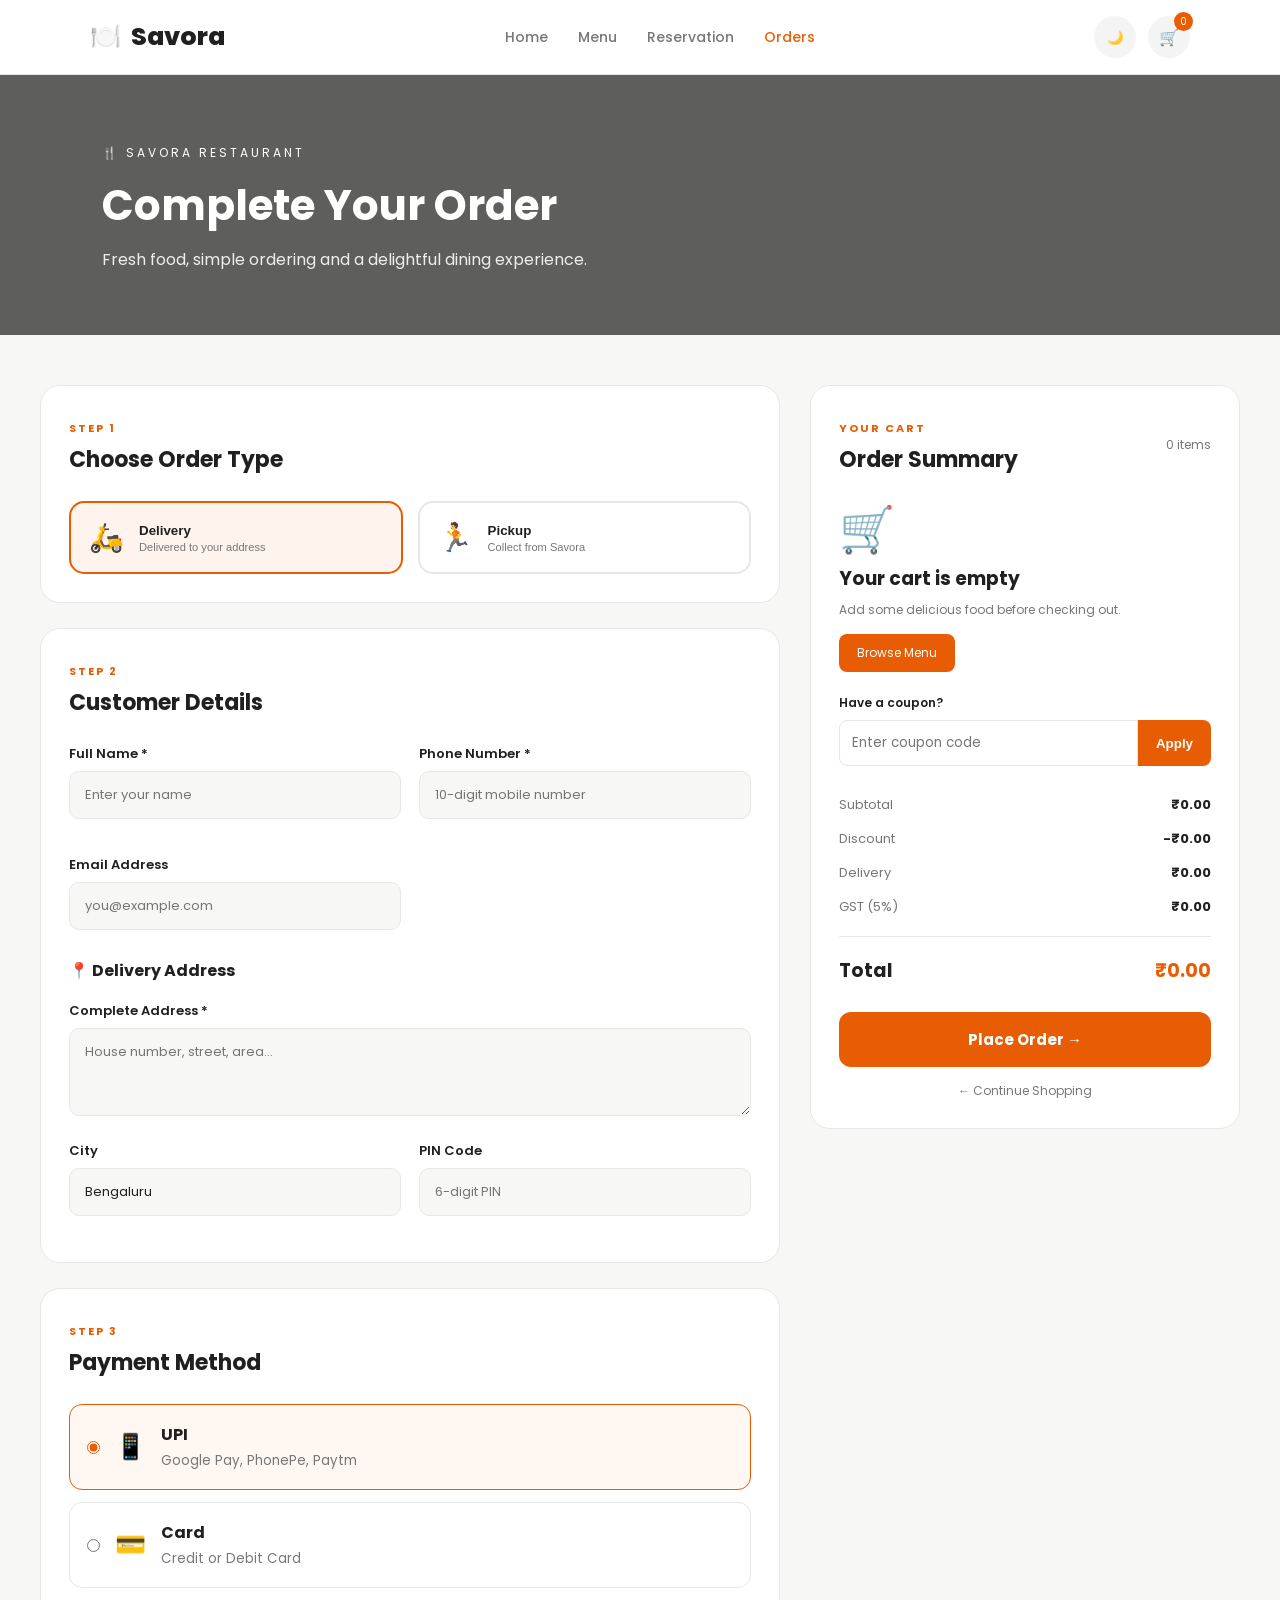
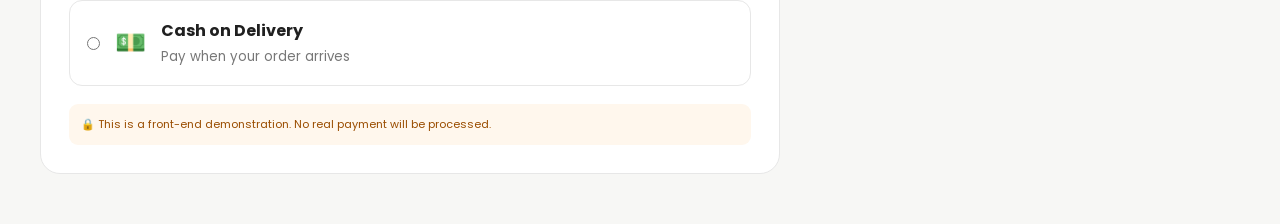
<file: checkout.html>
<!DOCTYPE html>
<html lang="en">
<head>
    <meta charset="UTF-8">
    <meta name="viewport" content="width=device-width, initial-scale=1.0">

    <title>Checkout | Savora</title>

    <link rel="preconnect" href="https://fonts.googleapis.com">
    <link rel="preconnect" href="https://fonts.gstatic.com" crossorigin>
    <link href="https://fonts.googleapis.com/css2?family=Poppins:wght@300;400;500;600;700;800&display=swap" rel="stylesheet">

    <link rel="stylesheet" href="css/checkout.css">
</head>

<body>

<header class="navbar">

    <a href="index.html" class="logo">
        <span>🍽️</span> Savora
    </a>

    <nav>
        <a href="index.html">Home</a>
        <a href="menu.html">Menu</a>
        <a href="reservation.html">Reservation</a>
        <a href="checkout.html" class="active">Orders</a>
    </nav>

    <div class="nav-actions">
        <button id="themeToggle" class="icon-btn">🌙</button>

        <a href="menu.html" class="cart-btn">
            🛒 <span id="cartCount">0</span>
        </a>
    </div>

</header>


<section class="checkout-hero">

    <div class="hero-content">
        <span>🍴 SAVORA RESTAURANT</span>
        <h1>Complete Your Order</h1>
        <p>Fresh food, simple ordering and a delightful dining experience.</p>
    </div>

</section>


<main class="checkout-container">

    <div class="checkout-main">

        <!-- ORDER TYPE -->

        <section class="checkout-card">

            <div class="section-title">
                <div>
                    <span class="small-label">STEP 1</span>
                    <h2>Choose Order Type</h2>
                </div>
            </div>

            <div class="order-type">

                <button class="type-btn active" data-type="delivery">
                    <span class="type-icon">🛵</span>
                    <div>
                        <strong>Delivery</strong>
                        <small>Delivered to your address</small>
                    </div>
                </button>

                <button class="type-btn" data-type="pickup">
                    <span class="type-icon">🏃</span>
                    <div>
                        <strong>Pickup</strong>
                        <small>Collect from Savora</small>
                    </div>
                </button>

            </div>

        </section>


        <!-- CUSTOMER DETAILS -->

        <section class="checkout-card">

            <div class="section-title">
                <div>
                    <span class="small-label">STEP 2</span>
                    <h2>Customer Details</h2>
                </div>
            </div>

            <form id="checkoutForm">

                <div class="form-grid">

                    <div class="input-group">
                        <label>Full Name *</label>
                        <input
                            type="text"
                            id="customerName"
                            placeholder="Enter your name"
                            required
                        >
                    </div>

                    <div class="input-group">
                        <label>Phone Number *</label>
                        <input
                            type="tel"
                            id="customerPhone"
                            placeholder="10-digit mobile number"
                            pattern="[0-9]{10}"
                            required
                        >
                    </div>

                    <div class="input-group">
                        <label>Email Address</label>
                        <input
                            type="email"
                            id="customerEmail"
                            placeholder="you@example.com"
                        >
                    </div>

                </div>


                <div id="deliveryAddress">

                    <div class="address-heading">
                        <h3>📍 Delivery Address</h3>
                    </div>

                    <div class="input-group">
                        <label>Complete Address *</label>
                        <textarea
                            id="address"
                            rows="3"
                            placeholder="House number, street, area..."
                        ></textarea>
                    </div>

                    <div class="form-grid">

                        <div class="input-group">
                            <label>City</label>
                            <input
                                type="text"
                                id="city"
                                value="Bengaluru"
                            >
                        </div>

                        <div class="input-group">
                            <label>PIN Code</label>
                            <input
                                type="text"
                                id="pincode"
                                placeholder="6-digit PIN"
                            >
                        </div>

                    </div>

                </div>

            </form>

        </section>


        <!-- PAYMENT -->

        <section class="checkout-card">

            <div class="section-title">

                <div>
                    <span class="small-label">STEP 3</span>
                    <h2>Payment Method</h2>
                </div>

            </div>

            <div class="payment-methods">

                <label class="payment-option active">

                    <input
                        type="radio"
                        name="payment"
                        value="UPI"
                        checked
                    >

                    <span class="payment-icon">📱</span>

                    <div>
                        <strong>UPI</strong>
                        <small>Google Pay, PhonePe, Paytm</small>
                    </div>

                </label>


                <label class="payment-option">

                    <input
                        type="radio"
                        name="payment"
                        value="Card"
                    >

                    <span class="payment-icon">💳</span>

                    <div>
                        <strong>Card</strong>
                        <small>Credit or Debit Card</small>
                    </div>

                </label>


                <label class="payment-option">

                    <input
                        type="radio"
                        name="payment"
                        value="Cash on Delivery"
                    >

                    <span class="payment-icon">💵</span>

                    <div>
                        <strong>Cash on Delivery</strong>
                        <small>Pay when your order arrives</small>
                    </div>

                </label>

            </div>

            <p class="demo-note">
                🔒 This is a front-end demonstration. No real payment will be processed.
            </p>

        </section>

    </div>


    <!-- ORDER SUMMARY -->

    <aside class="order-summary">

        <div class="summary-header">
            <div>
                <span class="small-label">YOUR CART</span>
                <h2>Order Summary</h2>
            </div>

            <span id="summaryItemCount">0 items</span>
        </div>


        <div id="cartItems" class="cart-items">
            <!-- Cart items inserted by JavaScript -->
        </div>


        <!-- COUPON -->

        <div class="coupon-box">

            <label>Have a coupon?</label>

            <div class="coupon-input">

                <input
                    type="text"
                    id="couponCode"
                    placeholder="Enter coupon code"
                >

                <button id="applyCoupon">Apply</button>

            </div>

            <p id="couponMessage"></p>

        </div>


        <!-- TOTAL -->

        <div class="price-summary">

            <div>
                <span>Subtotal</span>
                <strong id="subtotal">₹0.00</strong>
            </div>

            <div>
                <span>Discount</span>
                <strong id="discount">-₹0.00</strong>
            </div>

            <div>
                <span>Delivery</span>
                <strong id="deliveryCharge">₹40.00</strong>
            </div>

            <div>
                <span>GST (5%)</span>
                <strong id="gst">₹0.00</strong>
            </div>

            <hr>

            <div class="grand-total">
                <span>Total</span>
                <strong id="grandTotal">₹0.00</strong>
            </div>

        </div>


        <button id="placeOrderBtn" class="place-order-btn">
            Place Order →
        </button>

        <a href="menu.html" class="continue-shopping">
            ← Continue Shopping
        </a>

    </aside>

</main>


<!-- SUCCESS MODAL -->

<div id="successOverlay" class="modal-overlay">

    <div class="success-modal">

        <div class="success-icon">
            ✓
        </div>

        <span class="success-label">ORDER CONFIRMED</span>

        <h2>Thank You!</h2>

        <p>Your order has been successfully placed.</p>

        <div class="order-id-box">

            <span>ORDER ID</span>

            <strong id="generatedOrderId">
                SAV-ORD-000000
            </strong>

        </div>

        <div class="success-details">

            <div>
                <span>Total Amount</span>
                <strong id="successTotal">₹0.00</strong>
            </div>

            <div>
                <span>Payment</span>
                <strong id="successPayment">UPI</strong>
            </div>

        </div>

        <button
            id="continueBtn"
            class="success-btn"
        >
            Continue to Menu
        </button>

    </div>

</div>


<div id="toast" class="toast"></div>


<script src="js/checkout.js"></script>

</body>
</html>
</file>
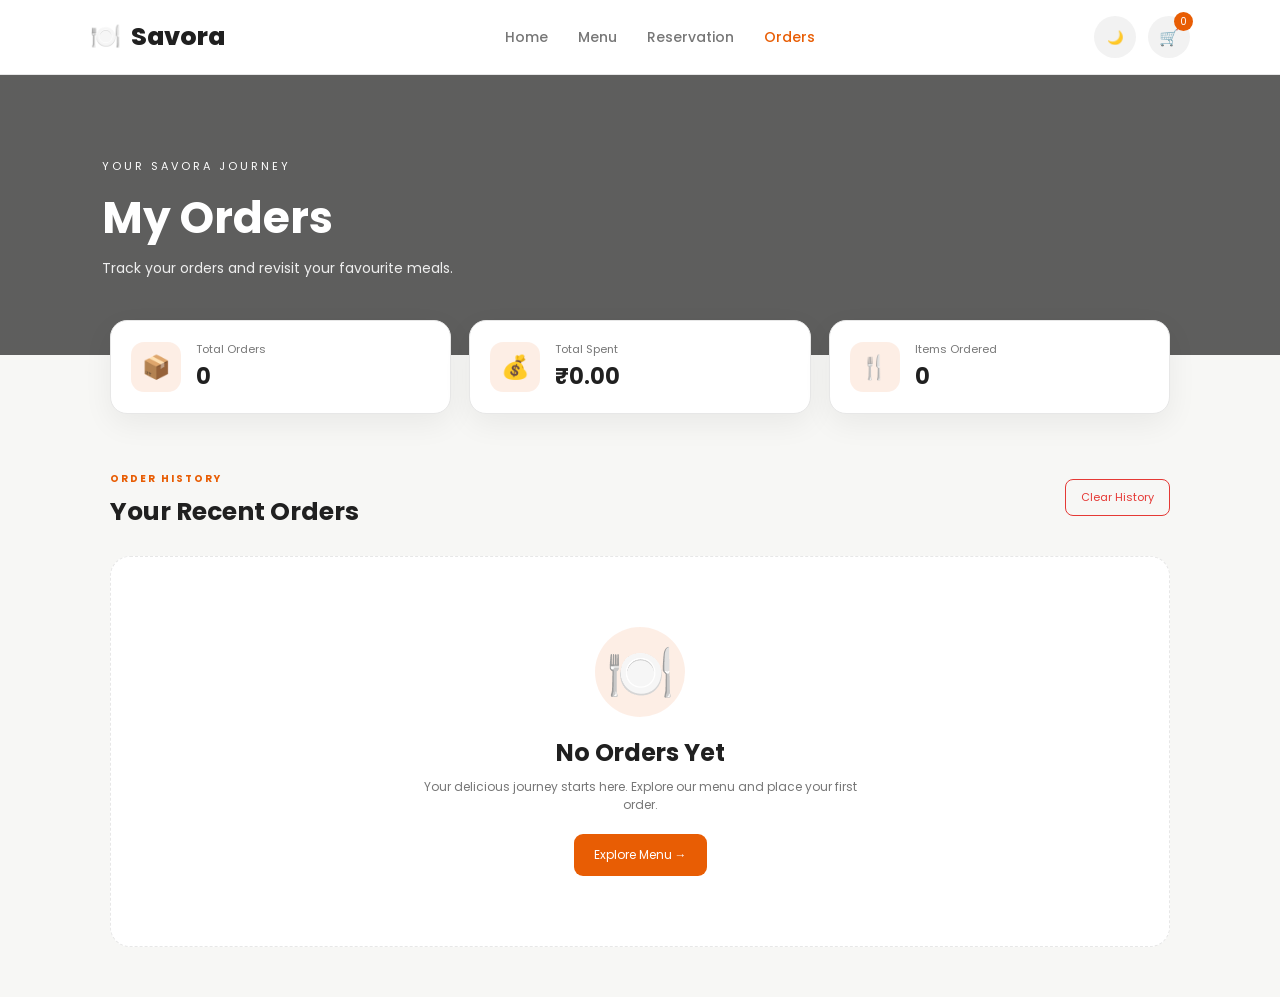
<file: orders.html>
<!DOCTYPE html>
<html lang="en">
<head>
    <meta charset="UTF-8">
    <meta name="viewport" content="width=device-width, initial-scale=1.0">

    <title>My Orders | Savora</title>

    <link rel="preconnect" href="https://fonts.googleapis.com">
    <link rel="preconnect" href="https://fonts.gstatic.com" crossorigin>

    <link
        href="https://fonts.googleapis.com/css2?family=Poppins:wght@300;400;500;600;700;800&display=swap"
        rel="stylesheet"
    >

    <link rel="stylesheet" href="css/orders.css">
</head>

<body>

<header class="navbar">

    <a href="index.html" class="logo">
        <span>🍽️</span> Savora
    </a>

    <nav>
        <a href="index.html">Home</a>
        <a href="menu.html">Menu</a>
        <a href="reservation.html">Reservation</a>
        <a href="orders.html" class="active">Orders</a>
    </nav>

    <div class="nav-actions">

        <button id="themeToggle" class="icon-btn">
            🌙
        </button>

        <a href="menu.html" class="cart-btn">
            🛒
            <span id="cartCount">0</span>
        </a>

    </div>

</header>


<!-- HERO -->

<section class="orders-hero">

    <div class="hero-content">

        <span>YOUR SAVORA JOURNEY</span>

        <h1>My Orders</h1>

        <p>
            Track your orders and revisit your favourite meals.
        </p>

    </div>

</section>


<!-- STATISTICS -->

<section class="order-stats">

    <div class="stat-card">

        <div class="stat-icon">📦</div>

        <div>
            <span>Total Orders</span>
            <strong id="totalOrders">0</strong>
        </div>

    </div>


    <div class="stat-card">

        <div class="stat-icon">💰</div>

        <div>
            <span>Total Spent</span>
            <strong id="totalSpent">₹0</strong>
        </div>

    </div>


    <div class="stat-card">

        <div class="stat-icon">🍴</div>

        <div>
            <span>Items Ordered</span>
            <strong id="totalItems">0</strong>
        </div>

    </div>

</section>


<!-- ORDERS -->

<main class="orders-container">

    <div class="orders-heading">

        <div>

            <span class="small-label">
                ORDER HISTORY
            </span>

            <h2>Your Recent Orders</h2>

        </div>


        <button id="clearOrders" class="clear-btn">
            Clear History
        </button>

    </div>


    <div id="ordersList">

        <!-- Orders generated by JavaScript -->

    </div>


    <!-- EMPTY STATE -->

    <div id="emptyOrders" class="empty-orders">

        <div class="empty-icon">
            🍽️
        </div>

        <h2>No Orders Yet</h2>

        <p>
            Your delicious journey starts here.
            Explore our menu and place your first order.
        </p>

        <a href="menu.html" class="browse-btn">
            Explore Menu →
        </a>

    </div>

</main>


<!-- ORDER DETAILS MODAL -->

<div id="orderModal" class="modal-overlay">

    <div class="order-modal">

        <button
            id="closeModal"
            class="close-modal"
        >
            ×
        </button>


        <div class="modal-top">

            <div class="modal-check">
                ✓
            </div>

            <div>

                <span class="small-label">
                    ORDER DETAILS
                </span>

                <h2 id="modalOrderId">
                    SAV-ORD-000000
                </h2>

            </div>

        </div>


        <div class="modal-info">

            <div>
                <span>Date</span>
                <strong id="modalDate">-</strong>
            </div>

            <div>
                <span>Order Type</span>
                <strong id="modalType">-</strong>
            </div>

            <div>
                <span>Payment</span>
                <strong id="modalPayment">-</strong>
            </div>

            <div>
                <span>Total</span>
                <strong id="modalTotal">₹0</strong>
            </div>

        </div>


        <h3 class="modal-section-title">
            Items
        </h3>

        <div id="modalItems" class="modal-items">

        </div>


        <div class="modal-total">

            <span>Grand Total</span>

            <strong id="modalGrandTotal">
                ₹0
            </strong>

        </div>

    </div>

</div>


<div id="toast" class="toast"></div>


<script src="js/orders.js"></script>

</body>
</html>
</file>
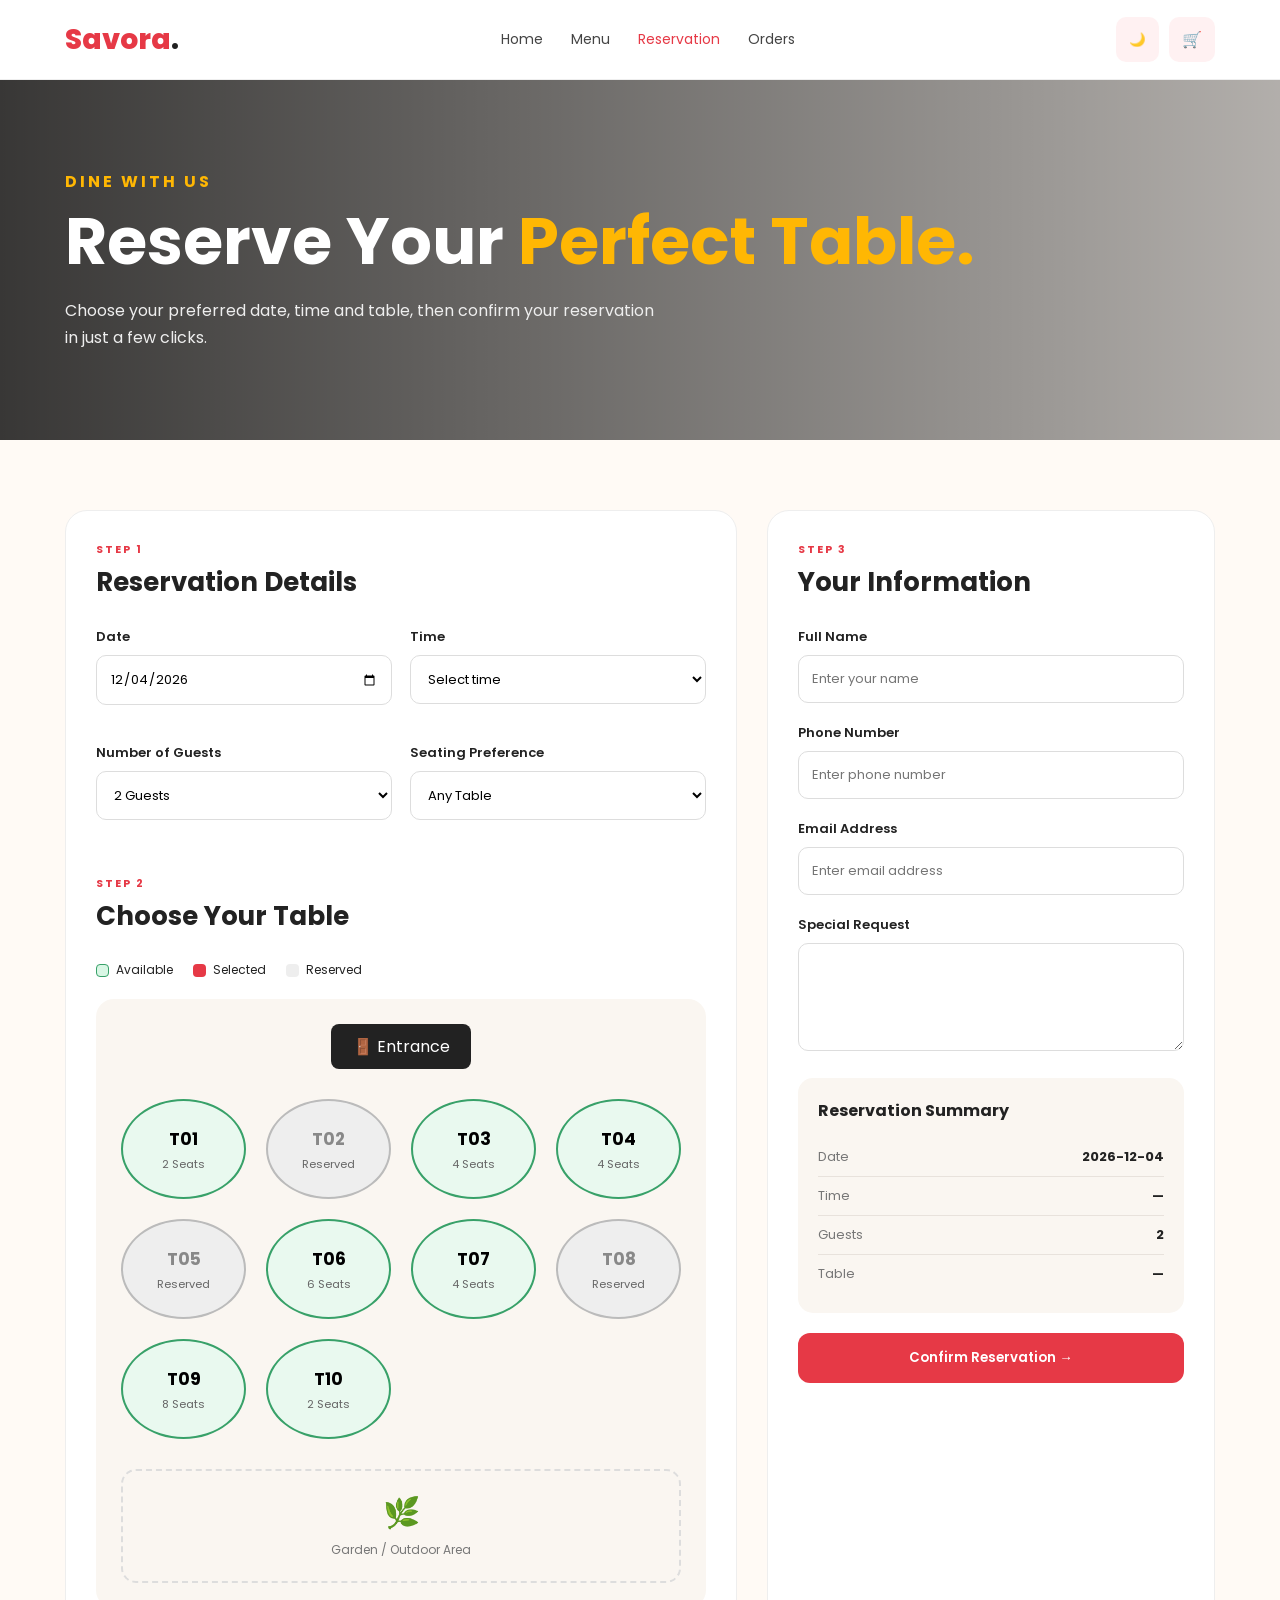
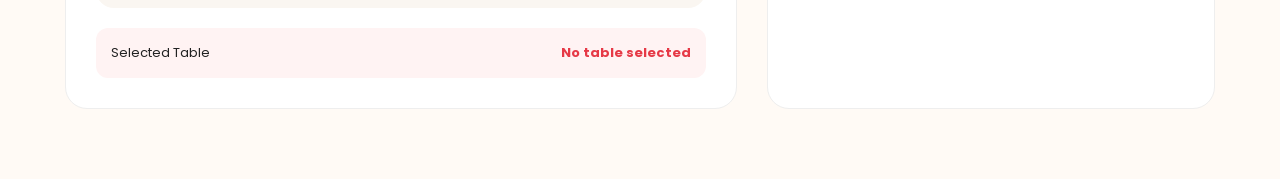
<file: reservation.html>
<!DOCTYPE html>
<html lang="en">

<head>
    <meta charset="UTF-8">
    <meta name="viewport" content="width=device-width, initial-scale=1.0">

    <title>Savora | Table Reservation</title>

    <link rel="preconnect" href="https://fonts.googleapis.com">
    <link rel="preconnect" href="https://fonts.gstatic.com" crossorigin>

    <link
        href="https://fonts.googleapis.com/css2?family=Poppins:wght@300;400;500;600;700;800&display=swap"
        rel="stylesheet">

    <link rel="stylesheet" href="css/reservation.css">
</head>

<body>

    <!-- NAVBAR -->

    <header class="navbar">

        <div class="nav-container">

            <a href="index.html" class="logo">
                Savora<span>.</span>
            </a>

            <nav>
                <a href="index.html">Home</a>
                <a href="menu.html">Menu</a>
                <a href="reservation.html" class="active">
                    Reservation
                </a>
                <a href="orders.html">Orders</a>
            </nav>

            <div class="nav-actions">

                <button
                    class="theme-btn"
                    onclick="toggleTheme()">
                    🌙
                </button>

                <a href="menu.html" class="cart-link">
                    🛒
                </a>

            </div>

        </div>

    </header>


    <!-- PAGE HEADER -->

    <section class="page-header">

        <div class="header-content">

            <p class="eyebrow">
                DINE WITH US
            </p>

            <h1>
                Reserve Your
                <span>Perfect Table.</span>
            </h1>

            <p>
                Choose your preferred date, time and table,
                then confirm your reservation in just a few clicks.
            </p>

        </div>

    </section>


    <!-- RESERVATION -->

    <main class="reservation-container">

        <!-- LEFT SIDE -->

        <section class="reservation-card">

            <div class="section-title">

                <p>STEP 1</p>

                <h2>
                    Reservation Details
                </h2>

            </div>


            <div class="form-grid">

                <div class="form-group">

                    <label for="reservationDate">
                        Date
                    </label>

                    <input
                        type="date"
                        id="reservationDate"
                        required>

                </div>


                <div class="form-group">

                    <label for="reservationTime">
                        Time
                    </label>

                    <select id="reservationTime">

                        <option value="">
                            Select time
                        </option>

                        <option>12:00 PM</option>
                        <option>12:30 PM</option>
                        <option>01:00 PM</option>
                        <option>01:30 PM</option>

                        <option>07:00 PM</option>
                        <option>07:30 PM</option>
                        <option>08:00 PM</option>
                        <option>08:30 PM</option>
                        <option>09:00 PM</option>
                        <option>09:30 PM</option>

                    </select>

                </div>


                <div class="form-group">

                    <label for="guestCount">
                        Number of Guests
                    </label>

                    <select id="guestCount">

                        <option value="1">
                            1 Guest
                        </option>

                        <option value="2" selected>
                            2 Guests
                        </option>

                        <option value="3">
                            3 Guests
                        </option>

                        <option value="4">
                            4 Guests
                        </option>

                        <option value="5">
                            5 Guests
                        </option>

                        <option value="6">
                            6 Guests
                        </option>

                        <option value="8">
                            8 Guests
                        </option>

                    </select>

                </div>


                <div class="form-group">

                    <label>
                        Seating Preference
                    </label>

                    <select id="seatingPreference">

                        <option>
                            Any Table
                        </option>

                        <option>
                            Window Side
                        </option>

                        <option>
                            Indoor
                        </option>

                        <option>
                            Outdoor
                        </option>

                        <option>
                            Private
                        </option>

                    </select>

                </div>

            </div>


            <!-- TABLE SELECTION -->

            <div class="table-section">

                <div class="section-title">

                    <p>STEP 2</p>

                    <h2>
                        Choose Your Table
                    </h2>

                </div>


                <div class="table-legend">

                    <span>
                        <i class="available"></i>
                        Available
                    </span>

                    <span>
                        <i class="selected"></i>
                        Selected
                    </span>

                    <span>
                        <i class="reserved"></i>
                        Reserved
                    </span>

                </div>


                <div class="restaurant-layout">

                    <div class="entrance">
                        🚪 Entrance
                    </div>


                    <div class="table-grid">

                        <button
                            class="restaurant-table available-table"
                            data-table="T01"
                            data-seats="2"
                            onclick="selectTable(this)">

                            <strong>
                                T01
                            </strong>

                            <small>
                                2 Seats
                            </small>

                        </button>


                        <button
                            class="restaurant-table reserved-table"
                            data-table="T02"
                            data-seats="2"
                            disabled>

                            <strong>
                                T02
                            </strong>

                            <small>
                                Reserved
                            </small>

                        </button>


                        <button
                            class="restaurant-table available-table"
                            data-table="T03"
                            data-seats="4"
                            onclick="selectTable(this)">

                            <strong>
                                T03
                            </strong>

                            <small>
                                4 Seats
                            </small>

                        </button>


                        <button
                            class="restaurant-table available-table"
                            data-table="T04"
                            data-seats="4"
                            onclick="selectTable(this)">

                            <strong>
                                T04
                            </strong>

                            <small>
                                4 Seats
                            </small>

                        </button>


                        <button
                            class="restaurant-table reserved-table"
                            data-table="T05"
                            data-seats="6"
                            disabled>

                            <strong>
                                T05
                            </strong>

                            <small>
                                Reserved
                            </small>

                        </button>


                        <button
                            class="restaurant-table available-table"
                            data-table="T06"
                            data-seats="6"
                            onclick="selectTable(this)">

                            <strong>
                                T06
                            </strong>

                            <small>
                                6 Seats
                            </small>

                        </button>


                        <button
                            class="restaurant-table available-table"
                            data-table="T07"
                            data-seats="4"
                            onclick="selectTable(this)">

                            <strong>
                                T07
                            </strong>

                            <small>
                                4 Seats
                            </small>

                        </button>


                        <button
                            class="restaurant-table reserved-table"
                            data-table="T08"
                            data-seats="2"
                            disabled>

                            <strong>
                                T08
                            </strong>

                            <small>
                                Reserved
                            </small>

                        </button>


                        <button
                            class="restaurant-table available-table"
                            data-table="T09"
                            data-seats="8"
                            onclick="selectTable(this)">

                            <strong>
                                T09
                            </strong>

                            <small>
                                8 Seats
                            </small>

                        </button>


                        <button
                            class="restaurant-table available-table"
                            data-table="T10"
                            data-seats="2"
                            onclick="selectTable(this)">

                            <strong>
                                T10
                            </strong>

                            <small>
                                2 Seats
                            </small>

                        </button>

                    </div>


                    <div class="restaurant-feature">

                        <div>
                            🌿
                        </div>

                        <span>
                            Garden / Outdoor Area
                        </span>

                    </div>

                </div>


                <div class="selected-table">

                    <span>
                        Selected Table
                    </span>

                    <strong id="selectedTableText">
                        No table selected
                    </strong>

                </div>

            </div>

        </section>


        <!-- RIGHT SIDE -->

        <aside class="guest-card">

            <div class="section-title">

                <p>STEP 3</p>

                <h2>
                    Your Information
                </h2>

            </div>


            <form id="reservationForm">

                <div class="form-group">

                    <label for="guestName">
                        Full Name
                    </label>

                    <input
                        type="text"
                        id="guestName"
                        placeholder="Enter your name"
                        required>

                </div>


                <div class="form-group">

                    <label for="guestPhone">
                        Phone Number
                    </label>

                    <input
                        type="tel"
                        id="guestPhone"
                        placeholder="Enter phone number"
                        required>

                </div>


                <div class="form-group">

                    <label for="guestEmail">
                        Email Address
                    </label>

                    <input
                        type="email"
                        id="guestEmail"
                        placeholder="Enter email address">

                </div>


                <div class="form-group">

                    <label for="specialRequest">
                        Special Request
                    </label>

                    <textarea
                        id="specialRequest"
                        rows="4"
                        placeholder="Birthday, anniversary, window seat, etc.">
                    </textarea>

                </div>


                <div class="reservation-summary">

                    <h3>
                        Reservation Summary
                    </h3>

                    <div>
                        <span>Date</span>
                        <strong id="summaryDate">
                            —
                        </strong>
                    </div>

                    <div>
                        <span>Time</span>
                        <strong id="summaryTime">
                            —
                        </strong>
                    </div>

                    <div>
                        <span>Guests</span>
                        <strong id="summaryGuests">
                            2
                        </strong>
                    </div>

                    <div>
                        <span>Table</span>
                        <strong id="summaryTable">
                            —
                        </strong>
                    </div>

                </div>


                <button
                    type="submit"
                    class="reserve-btn">

                    Confirm Reservation
                    →

                </button>

            </form>

        </aside>

    </main>


    <!-- SUCCESS MODAL -->

    <div
        class="success-overlay"
        id="successOverlay">

        <div class="success-card">

            <div class="success-icon">
                ✓
            </div>

            <h2>
                Reservation Confirmed!
            </h2>

            <p>
                Your table has been successfully reserved.
            </p>

            <div class="confirmation-number">

                Reservation ID

                <strong id="reservationId">
                    SAV-000000
                </strong>

            </div>

            <div
                class="confirmation-details"
                id="confirmationDetails">
            </div>

            <button
                onclick="closeSuccess()"
                class="done-btn">

                Done

            </button>

        </div>

    </div>


    <div
        class="toast"
        id="toast">
    </div>


    <script src="js/reservation.js"></script>

</body>

</html>
</file>
<file: css/checkout.css>
* {
    margin: 0;
    padding: 0;
    box-sizing: border-box;
}

:root {
    --primary: #e85d04;
    --primary-dark: #c94700;
    --bg: #f7f7f5;
    --card: #ffffff;
    --text: #202020;
    --muted: #777;
    --border: #e7e7e7;
    --success: #22a06b;
}

body {
    font-family: "Poppins", sans-serif;
    background: var(--bg);
    color: var(--text);
}


/* ================= NAVBAR ================= */

.navbar {
    height: 75px;
    padding: 0 7%;
    background: var(--card);
    display: flex;
    align-items: center;
    justify-content: space-between;
    border-bottom: 1px solid var(--border);
    position: sticky;
    top: 0;
    z-index: 100;
}

.logo {
    text-decoration: none;
    color: var(--text);
    font-size: 25px;
    font-weight: 800;
}

.logo span {
    margin-right: 5px;
}

.navbar nav {
    display: flex;
    gap: 30px;
}

.navbar nav a {
    text-decoration: none;
    color: var(--muted);
    font-size: 14px;
    font-weight: 500;
    transition: .3s;
}

.navbar nav a:hover,
.navbar nav a.active {
    color: var(--primary);
}

.nav-actions {
    display: flex;
    align-items: center;
    gap: 12px;
}

.icon-btn,
.cart-btn {
    border: none;
    background: #f4f4f4;
    width: 42px;
    height: 42px;
    border-radius: 50%;
    display: flex;
    justify-content: center;
    align-items: center;
    cursor: pointer;
    text-decoration: none;
    color: var(--text);
}

.cart-btn {
    position: relative;
}

#cartCount {
    position: absolute;
    right: -3px;
    top: -4px;
    width: 19px;
    height: 19px;
    border-radius: 50%;
    background: var(--primary);
    color: white;
    font-size: 10px;
    display: flex;
    justify-content: center;
    align-items: center;
}


/* ================= HERO ================= */

.checkout-hero {
    min-height: 260px;
    display: flex;
    align-items: center;
    padding: 50px 8%;
    color: white;
    background:
        linear-gradient(
            rgba(0,0,0,.62),
            rgba(0,0,0,.62)
        ),
        url("https://images.unsplash.com/photo-1504674900247-0877df9cc836?auto=format&fit=crop&w=1600&q=80")
        center/cover;
}

.hero-content span {
    font-size: 12px;
    letter-spacing: 3px;
}

.hero-content h1 {
    font-size: 42px;
    margin: 10px 0;
}

.hero-content p {
    color: #eee;
}


/* ================= MAIN ================= */

.checkout-container {
    max-width: 1250px;
    margin: 50px auto;
    padding: 0 25px;
    display: grid;
    grid-template-columns: 1.55fr .9fr;
    gap: 30px;
}

.checkout-main {
    display: flex;
    flex-direction: column;
    gap: 25px;
}

.checkout-card,
.order-summary {
    background: var(--card);
    border: 1px solid var(--border);
    border-radius: 20px;
    padding: 28px;
}

.section-title {
    display: flex;
    justify-content: space-between;
    margin-bottom: 25px;
}

.small-label {
    color: var(--primary);
    font-size: 11px;
    letter-spacing: 2px;
    font-weight: 700;
}

.section-title h2,
.summary-header h2 {
    font-size: 22px;
    margin-top: 4px;
}


/* ================= ORDER TYPE ================= */

.order-type {
    display: grid;
    grid-template-columns: 1fr 1fr;
    gap: 15px;
}

.type-btn {
    display: flex;
    align-items: center;
    gap: 15px;
    padding: 18px;
    border: 2px solid var(--border);
    background: transparent;
    border-radius: 15px;
    cursor: pointer;
    text-align: left;
    transition: .3s;
    color: var(--text);
}

.type-btn:hover {
    border-color: var(--primary);
}

.type-btn.active {
    border-color: var(--primary);
    background: rgba(232, 93, 4, .07);
}

.type-icon {
    font-size: 28px;
}

.type-btn strong {
    display: block;
}

.type-btn small {
    display: block;
    color: var(--muted);
    margin-top: 3px;
}


/* ================= FORM ================= */

.form-grid {
    display: grid;
    grid-template-columns: 1fr 1fr;
    gap: 18px;
}

.input-group {
    margin-bottom: 18px;
}

.input-group label {
    display: block;
    font-size: 13px;
    font-weight: 600;
    margin-bottom: 7px;
}

.input-group input,
.input-group textarea {
    width: 100%;
    padding: 13px 15px;
    border: 1px solid var(--border);
    border-radius: 10px;
    outline: none;
    font-family: inherit;
    font-size: 13px;
    background: var(--bg);
    color: var(--text);
    transition: .3s;
}

.input-group input:focus,
.input-group textarea:focus {
    border-color: var(--primary);
    box-shadow: 0 0 0 3px rgba(232,93,4,.1);
}

.address-heading {
    margin: 10px 0 18px;
}

.address-heading h3 {
    font-size: 16px;
}


/* ================= PAYMENT ================= */

.payment-methods {
    display: grid;
    gap: 12px;
}

.payment-option {
    display: flex;
    align-items: center;
    gap: 15px;
    border: 1px solid var(--border);
    padding: 17px;
    border-radius: 13px;
    cursor: pointer;
    transition: .3s;
}

.payment-option:hover,
.payment-option.active {
    border-color: var(--primary);
    background: rgba(232,93,4,.05);
}

.payment-option input {
    accent-color: var(--primary);
}

.payment-icon {
    font-size: 25px;
}

.payment-option strong {
    display: block;
}

.payment-option small {
    color: var(--muted);
}

.demo-note {
    background: #fff7ed;
    color: #9a4d00;
    padding: 12px;
    border-radius: 9px;
    font-size: 11px;
    margin-top: 18px;
}


/* ================= ORDER SUMMARY ================= */

.order-summary {
    height: fit-content;
    position: sticky;
    top: 100px;
}

.summary-header {
    display: flex;
    align-items: center;
    justify-content: space-between;
    margin-bottom: 20px;
}

#summaryItemCount {
    color: var(--muted);
    font-size: 12px;
}

.cart-items {
    max-height: 390px;
    overflow-y: auto;
}

.cart-item {
    display: flex;
    gap: 12px;
    padding: 14px 0;
    border-bottom: 1px solid var(--border);
}

.cart-item-image {
    width: 65px;
    height: 65px;
    object-fit: cover;
    border-radius: 10px;
}

.cart-item-info {
    flex: 1;
}

.cart-item-info h4 {
    font-size: 13px;
    margin-bottom: 4px;
}

.cart-item-info p {
    color: var(--primary);
    font-size: 12px;
    font-weight: 600;
}

.quantity-control {
    display: flex;
    align-items: center;
    gap: 8px;
    margin-top: 7px;
}

.quantity-control button {
    width: 23px;
    height: 23px;
    border: 1px solid var(--border);
    background: var(--bg);
    border-radius: 5px;
    cursor: pointer;
}

.quantity-control span {
    font-size: 11px;
}

.remove-item {
    color: #e53935;
    background: transparent;
    border: none;
    cursor: pointer;
    font-size: 17px;
}


/* ================= COUPON ================= */

.coupon-box {
    margin: 22px 0;
}

.coupon-box label {
    display: block;
    font-size: 12px;
    font-weight: 600;
    margin-bottom: 8px;
}

.coupon-input {
    display: flex;
}

.coupon-input input {
    flex: 1;
    min-width: 0;
    border: 1px solid var(--border);
    padding: 12px;
    border-radius: 8px 0 0 8px;
    outline: none;
    font-family: inherit;
}

.coupon-input button {
    border: none;
    padding: 0 18px;
    background: var(--primary);
    color: white;
    font-weight: 600;
    border-radius: 0 8px 8px 0;
    cursor: pointer;
}

#couponMessage {
    font-size: 11px;
    margin-top: 6px;
}


/* ================= PRICE ================= */

.price-summary > div {
    display: flex;
    justify-content: space-between;
    padding: 7px 0;
    font-size: 13px;
}

.price-summary span {
    color: var(--muted);
}

.price-summary hr {
    border: none;
    border-top: 1px solid var(--border);
    margin: 12px 0;
}

.grand-total {
    font-size: 19px !important;
}

.grand-total span {
    color: var(--text);
    font-weight: 700;
}

.grand-total strong {
    color: var(--primary);
}


/* ================= BUTTON ================= */

.place-order-btn {
    width: 100%;
    border: none;
    padding: 16px;
    border-radius: 12px;
    background: var(--primary);
    color: white;
    font-family: inherit;
    font-weight: 700;
    cursor: pointer;
    font-size: 15px;
    margin-top: 20px;
    transition: .3s;
}

.place-order-btn:hover {
    background: var(--primary-dark);
    transform: translateY(-2px);
}

.continue-shopping {
    display: block;
    text-align: center;
    color: var(--muted);
    text-decoration: none;
    font-size: 12px;
    margin-top: 15px;
}


/* ================= MODAL ================= */

.modal-overlay {
    position: fixed;
    inset: 0;
    background: rgba(0,0,0,.7);
    display: none;
    align-items: center;
    justify-content: center;
    z-index: 1000;
    padding: 20px;
}

.modal-overlay.show {
    display: flex;
}

.success-modal {
    background: var(--card);
    width: 100%;
    max-width: 430px;
    border-radius: 25px;
    padding: 40px;
    text-align: center;
    animation: modalIn .35s ease;
}

@keyframes modalIn {
    from {
        opacity: 0;
        transform: scale(.85);
    }

    to {
        opacity: 1;
        transform: scale(1);
    }
}

.success-icon {
    width: 75px;
    height: 75px;
    margin: auto;
    border-radius: 50%;
    background: #dff7eb;
    color: var(--success);
    font-size: 40px;
    display: flex;
    align-items: center;
    justify-content: center;
    font-weight: 700;
}

.success-label {
    display: block;
    color: var(--success);
    font-size: 10px;
    letter-spacing: 2px;
    font-weight: 700;
    margin-top: 20px;
}

.success-modal h2 {
    font-size: 30px;
    margin: 5px 0;
}

.success-modal > p {
    color: var(--muted);
    font-size: 13px;
}

.order-id-box {
    background: var(--bg);
    padding: 15px;
    border-radius: 12px;
    margin: 20px 0;
}

.order-id-box span {
    display: block;
    font-size: 9px;
    letter-spacing: 2px;
    color: var(--muted);
}

.order-id-box strong {
    color: var(--primary);
    font-size: 18px;
}

.success-details {
    display: grid;
    grid-template-columns: 1fr 1fr;
    gap: 10px;
}

.success-details div {
    background: var(--bg);
    padding: 12px;
    border-radius: 10px;
}

.success-details span {
    display: block;
    color: var(--muted);
    font-size: 10px;
}

.success-details strong {
    font-size: 12px;
}

.success-btn {
    width: 100%;
    margin-top: 20px;
    padding: 14px;
    border: none;
    border-radius: 10px;
    background: var(--primary);
    color: white;
    font-family: inherit;
    font-weight: 600;
    cursor: pointer;
}


/* ================= TOAST ================= */

.toast {
    position: fixed;
    right: 25px;
    bottom: 25px;
    background: #222;
    color: white;
    padding: 13px 20px;
    border-radius: 10px;
    font-size: 12px;
    transform: translateY(100px);
    opacity: 0;
    transition: .3s;
    z-index: 2000;
}

.toast.show {
    transform: translateY(0);
    opacity: 1;
}


/* ================= DARK MODE ================= */

body.dark {
    --bg: #121212;
    --card: #1d1d1d;
    --text: #f4f4f4;
    --muted: #aaa;
    --border: #333;
}

body.dark .demo-note {
    background: #302418;
    color: #ffc48a;
}


/* ================= RESPONSIVE ================= */

@media (max-width: 950px) {

    .checkout-container {
        grid-template-columns: 1fr;
    }

    .order-summary {
        position: static;
    }

}

@media (max-width: 700px) {

    .navbar {
        padding: 0 20px;
    }

    .navbar nav {
        display: none;
    }

    .checkout-hero {
        min-height: 220px;
        padding: 40px 25px;
    }

    .hero-content h1 {
        font-size: 32px;
    }

    .checkout-container {
        margin: 25px auto;
        padding: 0 15px;
    }

    .checkout-card,
    .order-summary {
        padding: 20px;
        border-radius: 15px;
    }

    .form-grid,
    .order-type {
        grid-template-columns: 1fr;
    }

}
</file>
<file: css/orders.css>
* {
    margin: 0;
    padding: 0;
    box-sizing: border-box;
}

:root {
    --primary: #e85d04;
    --primary-dark: #c94700;
    --bg: #f7f7f5;
    --card: #ffffff;
    --text: #202020;
    --muted: #777;
    --border: #e7e7e7;
    --success: #22a06b;
}

body {
    font-family: "Poppins", sans-serif;
    background: var(--bg);
    color: var(--text);
}


/* ================= NAVBAR ================= */

.navbar {
    height: 75px;
    padding: 0 7%;
    background: var(--card);
    border-bottom: 1px solid var(--border);

    display: flex;
    align-items: center;
    justify-content: space-between;

    position: sticky;
    top: 0;
    z-index: 100;
}

.logo {
    text-decoration: none;
    color: var(--text);
    font-size: 25px;
    font-weight: 800;
}

.logo span {
    margin-right: 5px;
}

.navbar nav {
    display: flex;
    gap: 30px;
}

.navbar nav a {
    color: var(--muted);
    text-decoration: none;
    font-size: 14px;
    font-weight: 500;
    transition: .3s;
}

.navbar nav a:hover,
.navbar nav a.active {
    color: var(--primary);
}

.nav-actions {
    display: flex;
    align-items: center;
    gap: 12px;
}

.icon-btn,
.cart-btn {
    width: 42px;
    height: 42px;
    border: none;
    border-radius: 50%;

    background: #f2f2f2;

    display: flex;
    align-items: center;
    justify-content: center;

    cursor: pointer;
    text-decoration: none;
    color: var(--text);
}

.cart-btn {
    position: relative;
}

#cartCount {
    position: absolute;
    top: -4px;
    right: -3px;

    width: 19px;
    height: 19px;

    border-radius: 50%;

    background: var(--primary);
    color: white;

    font-size: 10px;

    display: flex;
    align-items: center;
    justify-content: center;
}


/* ================= HERO ================= */

.orders-hero {
    min-height: 280px;

    display: flex;
    align-items: center;

    padding: 50px 8%;

    color: white;

    background:
        linear-gradient(
            rgba(0,0,0,.62),
            rgba(0,0,0,.62)
        ),
        url("https://images.unsplash.com/photo-1552566626-52f8b828add9?auto=format&fit=crop&w=1600&q=80")
        center/cover;
}

.hero-content span {
    font-size: 11px;
    letter-spacing: 3px;
}

.hero-content h1 {
    font-size: 44px;
    margin: 8px 0;
}

.hero-content p {
    color: #eee;
    font-size: 14px;
}


/* ================= STATS ================= */

.order-stats {
    max-width: 1100px;

    margin: -35px auto 0;

    padding: 0 20px;

    display: grid;
    grid-template-columns: repeat(3, 1fr);

    gap: 18px;

    position: relative;
    z-index: 5;
}

.stat-card {
    background: var(--card);

    border: 1px solid var(--border);

    border-radius: 17px;

    padding: 20px;

    display: flex;
    align-items: center;
    gap: 15px;

    box-shadow: 0 10px 30px rgba(0,0,0,.06);
}

.stat-icon {
    width: 50px;
    height: 50px;

    border-radius: 13px;

    background: rgba(232,93,4,.1);

    display: flex;
    align-items: center;
    justify-content: center;

    font-size: 23px;
}

.stat-card span {
    display: block;
    color: var(--muted);
    font-size: 11px;
}

.stat-card strong {
    display: block;
    font-size: 22px;
    margin-top: 2px;
}


/* ================= MAIN ================= */

.orders-container {
    max-width: 1100px;

    margin: 50px auto;

    padding: 0 20px;
}

.orders-heading {
    display: flex;
    justify-content: space-between;
    align-items: center;

    margin-bottom: 25px;
}

.small-label {
    color: var(--primary);

    font-size: 10px;

    letter-spacing: 2px;

    font-weight: 700;
}

.orders-heading h2 {
    font-size: 25px;
    margin-top: 4px;
}

.clear-btn {
    border: 1px solid #e53935;

    color: #e53935;

    background: transparent;

    padding: 9px 15px;

    border-radius: 8px;

    cursor: pointer;

    font-family: inherit;

    font-size: 11px;
}

.clear-btn:hover {
    background: #e53935;
    color: white;
}


/* ================= ORDER CARD ================= */

.order-card {
    background: var(--card);

    border: 1px solid var(--border);

    border-radius: 18px;

    margin-bottom: 18px;

    overflow: hidden;

    transition: .3s;
}

.order-card:hover {
    transform: translateY(-2px);

    box-shadow:
        0 12px 35px rgba(0,0,0,.07);
}

.order-card-top {
    padding: 20px 22px;

    display: flex;
    justify-content: space-between;
    align-items: center;

    border-bottom: 1px solid var(--border);
}

.order-info h3 {
    font-size: 15px;
}

.order-date {
    color: var(--muted);
    font-size: 10px;
    margin-top: 3px;
}

.order-status {
    background: #e2f7ec;

    color: var(--success);

    padding: 6px 11px;

    border-radius: 30px;

    font-size: 10px;

    font-weight: 600;
}

.order-card-body {
    padding: 20px 22px;

    display: flex;
    justify-content: space-between;

    gap: 20px;
}

.order-foods {
    display: flex;
    gap: 10px;
    flex-wrap: wrap;
}

.food-preview {
    display: flex;
    align-items: center;
    gap: 8px;

    background: var(--bg);

    border-radius: 9px;

    padding: 6px 10px 6px 6px;
}

.food-preview img {
    width: 38px;
    height: 38px;

    border-radius: 7px;

    object-fit: cover;
}

.food-preview span {
    font-size: 10px;
}

.order-price {
    text-align: right;
    min-width: 130px;
}

.order-price span {
    display: block;

    color: var(--muted);

    font-size: 10px;
}

.order-price strong {
    display: block;

    color: var(--primary);

    font-size: 19px;

    margin: 3px 0;
}

.order-price small {
    color: var(--muted);

    font-size: 9px;
}

.order-card-footer {
    padding: 13px 22px;

    background: rgba(0,0,0,.015);

    border-top: 1px solid var(--border);

    display: flex;
    justify-content: space-between;
    align-items: center;
}

.order-type-label {
    font-size: 10px;
    color: var(--muted);
}

.view-order-btn {
    border: none;

    background: var(--primary);

    color: white;

    padding: 8px 15px;

    border-radius: 8px;

    cursor: pointer;

    font-family: inherit;

    font-size: 10px;
}

.view-order-btn:hover {
    background: var(--primary-dark);
}


/* ================= EMPTY ================= */

.empty-orders {
    text-align: center;

    background: var(--card);

    border: 1px dashed var(--border);

    border-radius: 20px;

    padding: 70px 20px;
}

.empty-icon {
    font-size: 55px;

    width: 90px;
    height: 90px;

    margin: auto;

    display: flex;
    align-items: center;
    justify-content: center;

    background: rgba(232,93,4,.1);

    border-radius: 50%;
}

.empty-orders h2 {
    margin-top: 18px;
}

.empty-orders p {
    max-width: 450px;

    margin: 8px auto 20px;

    color: var(--muted);

    font-size: 12px;
}

.browse-btn {
    display: inline-block;

    text-decoration: none;

    background: var(--primary);

    color: white;

    padding: 12px 20px;

    border-radius: 9px;

    font-size: 12px;
}


/* ================= MODAL ================= */

.modal-overlay {
    position: fixed;

    inset: 0;

    background: rgba(0,0,0,.7);

    display: none;

    align-items: center;
    justify-content: center;

    padding: 20px;

    z-index: 1000;
}

.modal-overlay.show {
    display: flex;
}

.order-modal {
    width: 100%;
    max-width: 500px;

    max-height: 90vh;

    overflow-y: auto;

    background: var(--card);

    border-radius: 22px;

    padding: 30px;

    position: relative;

    animation: modalIn .3s ease;
}

@keyframes modalIn {

    from {
        opacity: 0;
        transform: scale(.9);
    }

    to {
        opacity: 1;
        transform: scale(1);
    }

}

.close-modal {
    position: absolute;

    top: 15px;
    right: 18px;

    width: 32px;
    height: 32px;

    border: none;

    border-radius: 50%;

    background: var(--bg);

    color: var(--text);

    font-size: 20px;

    cursor: pointer;
}

.modal-top {
    display: flex;
    align-items: center;
    gap: 14px;

    padding-bottom: 20px;

    border-bottom: 1px solid var(--border);
}

.modal-check {
    width: 50px;
    height: 50px;

    border-radius: 50%;

    background: #dff7eb;

    color: var(--success);

    display: flex;
    align-items: center;
    justify-content: center;

    font-size: 25px;
    font-weight: 700;
}

.modal-top h2 {
    font-size: 17px;
}

.modal-info {
    display: grid;

    grid-template-columns: 1fr 1fr;

    gap: 10px;

    margin: 20px 0;
}

.modal-info div {
    background: var(--bg);

    padding: 12px;

    border-radius: 10px;
}

.modal-info span {
    display: block;

    color: var(--muted);

    font-size: 9px;
}

.modal-info strong {
    font-size: 12px;
}

.modal-section-title {
    font-size: 14px;

    margin-bottom: 10px;
}

.modal-item {
    display: flex;

    align-items: center;

    gap: 10px;

    padding: 10px 0;

    border-bottom: 1px solid var(--border);
}

.modal-item img {
    width: 45px;
    height: 45px;

    object-fit: cover;

    border-radius: 8px;
}

.modal-item-info {
    flex: 1;
}

.modal-item-info strong {
    display: block;

    font-size: 11px;
}

.modal-item-info span {
    color: var(--muted);

    font-size: 9px;
}

.modal-item-price {
    color: var(--primary);

    font-size: 11px;

    font-weight: 600;
}

.modal-total {
    margin-top: 18px;

    padding-top: 15px;

    border-top: 2px solid var(--border);

    display: flex;

    justify-content: space-between;
}

.modal-total strong {
    color: var(--primary);

    font-size: 18px;
}


/* ================= TOAST ================= */

.toast {
    position: fixed;

    right: 25px;
    bottom: 25px;

    background: #222;

    color: white;

    padding: 13px 20px;

    border-radius: 9px;

    font-size: 11px;

    transform: translateY(100px);

    opacity: 0;

    transition: .3s;

    z-index: 2000;
}

.toast.show {
    transform: translateY(0);

    opacity: 1;
}


/* ================= DARK MODE ================= */

body.dark {
    --bg: #121212;
    --card: #1d1d1d;
    --text: #f4f4f4;
    --muted: #aaa;
    --border: #333;
}

body.dark .order-card-footer {
    background: rgba(255,255,255,.02);
}


/* ================= RESPONSIVE ================= */

@media (max-width: 750px) {

    .navbar {
        padding: 0 20px;
    }

    .navbar nav {
        display: none;
    }

    .orders-hero {
        min-height: 230px;
        padding: 40px 25px;
    }

    .hero-content h1 {
        font-size: 34px;
    }

    .order-stats {
        grid-template-columns: 1fr;
        margin-top: 20px;
    }

    .orders-container {
        margin-top: 35px;
    }

    .orders-heading {
        align-items: flex-start;
        gap: 15px;
    }

    .order-card-body {
        flex-direction: column;
    }

    .order-price {
        text-align: left;
    }

    .order-card-top {
        align-items: flex-start;
        gap: 10px;
    }

}
</file>
<file: css/reservation.css>
* {
    margin: 0;
    padding: 0;
    box-sizing: border-box;
}

body {
    font-family: "Poppins", sans-serif;
    background: #fffaf5;
    color: #222;
}

/* NAVBAR */

.navbar {
    position: sticky;
    top: 0;
    z-index: 1000;

    background: rgba(255,255,255,0.97);

    backdrop-filter: blur(10px);

    border-bottom: 1px solid #eee;
}

.nav-container {
    max-width: 1200px;
    margin: auto;

    padding: 17px 25px;

    display: flex;
    align-items: center;
    justify-content: space-between;
}

.logo {
    color: #e63946;
    text-decoration: none;

    font-size: 28px;
    font-weight: 800;
}

.logo span {
    color: #222;
}

nav {
    display: flex;
    gap: 28px;
}

nav a {
    color: #444;
    text-decoration: none;

    font-size: 14px;
}

nav a.active,
nav a:hover {
    color: #e63946;
}

.nav-actions {
    display: flex;
    gap: 10px;
}

.theme-btn,
.cart-link {
    border: none;

    background: #fff1f2;

    padding: 10px 13px;

    border-radius: 10px;

    text-decoration: none;

    cursor: pointer;
}


/* HEADER */

.page-header {
    min-height: 360px;

    display: flex;
    align-items: center;

    background:
        linear-gradient(
            90deg,
            rgba(0,0,0,.78),
            rgba(0,0,0,.3)
        ),
        url("https://images.unsplash.com/photo-1517248135467-4c7edcad34c4?auto=format&fit=crop&w=1600&q=80");

    background-size: cover;
    background-position: center;

    color: white;
}

.header-content {
    width: 1200px;
    max-width: 100%;

    margin: auto;

    padding: 40px 25px;
}

.eyebrow {
    color: #ffb703;

    font-weight: 700;

    letter-spacing: 3px;

    margin-bottom: 12px;
}

.header-content h1 {
    font-size: clamp(42px, 6vw, 65px);

    line-height: 1.1;
}

.header-content h1 span {
    color: #ffb703;
}

.header-content > p:last-child {
    max-width: 600px;

    margin-top: 20px;

    color: #eee;

    line-height: 1.7;
}


/* MAIN */

.reservation-container {
    max-width: 1200px;

    margin: auto;

    padding: 70px 25px;

    display: grid;

    grid-template-columns: 1.5fr 1fr;

    gap: 30px;
}

.reservation-card,
.guest-card {
    background: white;

    border: 1px solid #eee;

    border-radius: 22px;

    padding: 30px;
}

.section-title p {
    color: #e63946;

    font-size: 11px;

    font-weight: 700;

    letter-spacing: 2px;
}

.section-title h2 {
    font-size: 26px;

    margin-top: 5px;

    margin-bottom: 25px;
}


/* FORM */

.form-grid {
    display: grid;

    grid-template-columns: 1fr 1fr;

    gap: 18px;
}

.form-group {
    margin-bottom: 20px;
}

.form-group label {
    display: block;

    font-size: 13px;

    font-weight: 600;

    margin-bottom: 8px;
}

.form-group input,
.form-group select,
.form-group textarea {
    width: 100%;

    border: 1px solid #ddd;

    background: #fff;

    border-radius: 10px;

    padding: 13px;

    font-family: inherit;

    outline: none;

    font-size: 13px;

    transition: .2s;
}

.form-group input:focus,
.form-group select:focus,
.form-group textarea:focus {
    border-color: #e63946;

    box-shadow:
        0 0 0 3px rgba(230,57,70,.08);
}


/* TABLE SECTION */

.table-section {
    margin-top: 35px;
}

.table-legend {
    display: flex;

    gap: 20px;

    flex-wrap: wrap;

    font-size: 12px;

    margin-bottom: 20px;
}

.table-legend span {
    display: flex;

    align-items: center;

    gap: 7px;
}

.table-legend i {
    width: 13px;
    height: 13px;

    border-radius: 4px;

    display: inline-block;
}

.available {
    background: #d9f7e5;
    border: 1px solid #38a169;
}

.selected {
    background: #e63946;
}

.reserved {
    background: #eee;
}


/* RESTAURANT */

.restaurant-layout {
    background: #faf6f1;

    border-radius: 18px;

    padding: 25px;
}

.entrance {
    background: #222;

    color: white;

    width: 140px;

    text-align: center;

    padding: 10px;

    border-radius: 8px;

    margin: auto auto 30px;
}

.table-grid {
    display: grid;

    grid-template-columns:
        repeat(4, 1fr);

    gap: 20px;
}

.restaurant-table {
    min-height: 100px;

    border-radius: 50%;

    border: 2px solid #38a169;

    background: #e9f9ef;

    cursor: pointer;

    display: flex;

    flex-direction: column;

    align-items: center;

    justify-content: center;

    font-family: inherit;

    transition: .25s;
}

.restaurant-table:hover {
    transform: scale(1.05);
}

.restaurant-table strong {
    font-size: 17px;
}

.restaurant-table small {
    margin-top: 4px;

    color: #666;
}

.reserved-table {
    background: #eee;

    border-color: #bbb;

    color: #888;

    cursor: not-allowed;
}

.reserved-table:hover {
    transform: none;
}

.restaurant-table.selected-table-button {
    background: #e63946;

    border-color: #e63946;

    color: white;

    transform: scale(1.06);

    box-shadow:
        0 8px 20px rgba(230,57,70,.25);
}

.restaurant-table.selected-table-button small {
    color: white;
}

.restaurant-feature {
    margin-top: 30px;

    padding: 20px;

    border: 2px dashed #ddd;

    border-radius: 15px;

    text-align: center;

    color: #777;
}

.restaurant-feature div {
    font-size: 30px;
}

.restaurant-feature span {
    font-size: 12px;
}


/* SELECTED TABLE */

.selected-table {
    margin-top: 20px;

    background: #fff3f3;

    border-radius: 12px;

    padding: 15px;

    display: flex;

    justify-content: space-between;

    align-items: center;

    font-size: 13px;
}

.selected-table strong {
    color: #e63946;
}


/* SUMMARY */

.reservation-summary {
    background: #faf6f1;

    padding: 20px;

    border-radius: 15px;

    margin: 20px 0;
}

.reservation-summary h3 {
    font-size: 16px;

    margin-bottom: 15px;
}

.reservation-summary > div {
    display: flex;

    justify-content: space-between;

    padding: 9px 0;

    border-bottom: 1px solid #e8e2dc;

    font-size: 13px;
}

.reservation-summary > div:last-child {
    border-bottom: none;
}

.reservation-summary span {
    color: #777;
}


/* BUTTON */

.reserve-btn {
    width: 100%;

    padding: 15px;

    border: none;

    border-radius: 12px;

    background: #e63946;

    color: white;

    font-family: inherit;

    font-weight: 600;

    cursor: pointer;

    transition: .3s;
}

.reserve-btn:hover {
    background: #c92f3b;

    transform: translateY(-2px);
}


/* SUCCESS */

.success-overlay {
    position: fixed;

    inset: 0;

    background: rgba(0,0,0,.65);

    display: none;

    align-items: center;
    justify-content: center;

    padding: 20px;

    z-index: 5000;
}

.success-overlay.active {
    display: flex;
}

.success-card {
    background: white;

    width: 480px;

    max-width: 100%;

    border-radius: 25px;

    padding: 40px;

    text-align: center;

    animation: pop .3s ease;
}

@keyframes pop {

    from {
        transform: scale(.8);
        opacity: 0;
    }

    to {
        transform: scale(1);
        opacity: 1;
    }

}

.success-icon {
    width: 70px;
    height: 70px;

    margin: auto auto 20px;

    border-radius: 50%;

    background: #d9f7e5;

    color: #26934d;

    display: flex;
    align-items: center;
    justify-content: center;

    font-size: 35px;

    font-weight: 700;
}

.success-card h2 {
    margin-bottom: 8px;
}

.success-card > p {
    color: #777;

    font-size: 13px;
}

.confirmation-number {
    background: #faf6f1;

    padding: 15px;

    margin: 20px 0;

    border-radius: 12px;

    font-size: 12px;
}

.confirmation-number strong {
    display: block;

    color: #e63946;

    margin-top: 5px;

    font-size: 18px;
}

.confirmation-details {
    text-align: left;

    font-size: 13px;

    line-height: 2;

    color: #555;
}

.done-btn {
    margin-top: 25px;

    border: none;

    background: #222;

    color: white;

    padding: 13px 30px;

    border-radius: 10px;

    cursor: pointer;

    font-family: inherit;
}


/* TOAST */

.toast {
    position: fixed;

    right: 25px;
    bottom: 25px;

    background: #222;

    color: white;

    padding: 14px 20px;

    border-radius: 10px;

    opacity: 0;

    transform: translateY(20px);

    transition: .3s;

    z-index: 6000;
}

.toast.show {
    opacity: 1;

    transform: translateY(0);
}


/* DARK MODE */

body.dark {
    background: #121212;

    color: white;
}

body.dark .navbar {
    background: #1b1b1b;

    border-color: #333;
}

body.dark nav a {
    color: #ddd;
}

body.dark .reservation-card,
body.dark .guest-card,
body.dark .success-card {
    background: #1e1e1e;

    border-color: #333;
}

body.dark .form-group input,
body.dark .form-group select,
body.dark .form-group textarea {
    background: #252525;

    color: white;

    border-color: #444;
}

body.dark .restaurant-layout,
body.dark .reservation-summary {
    background: #252525;
}

body.dark .selected-table {
    background: #352020;
}

body.dark .confirmation-number {
    background: #252525;
}


/* RESPONSIVE */

@media (max-width: 900px) {

    nav {
        display: none;
    }

    .reservation-container {
        grid-template-columns: 1fr;
    }

}

@media (max-width: 600px) {

    .reservation-card,
    .guest-card {
        padding: 20px;
    }

    .form-grid {
        grid-template-columns: 1fr;
    }

    .table-grid {
        grid-template-columns: repeat(2, 1fr);
    }

    .header-content h1 {
        font-size: 42px;
    }

}
</file>
